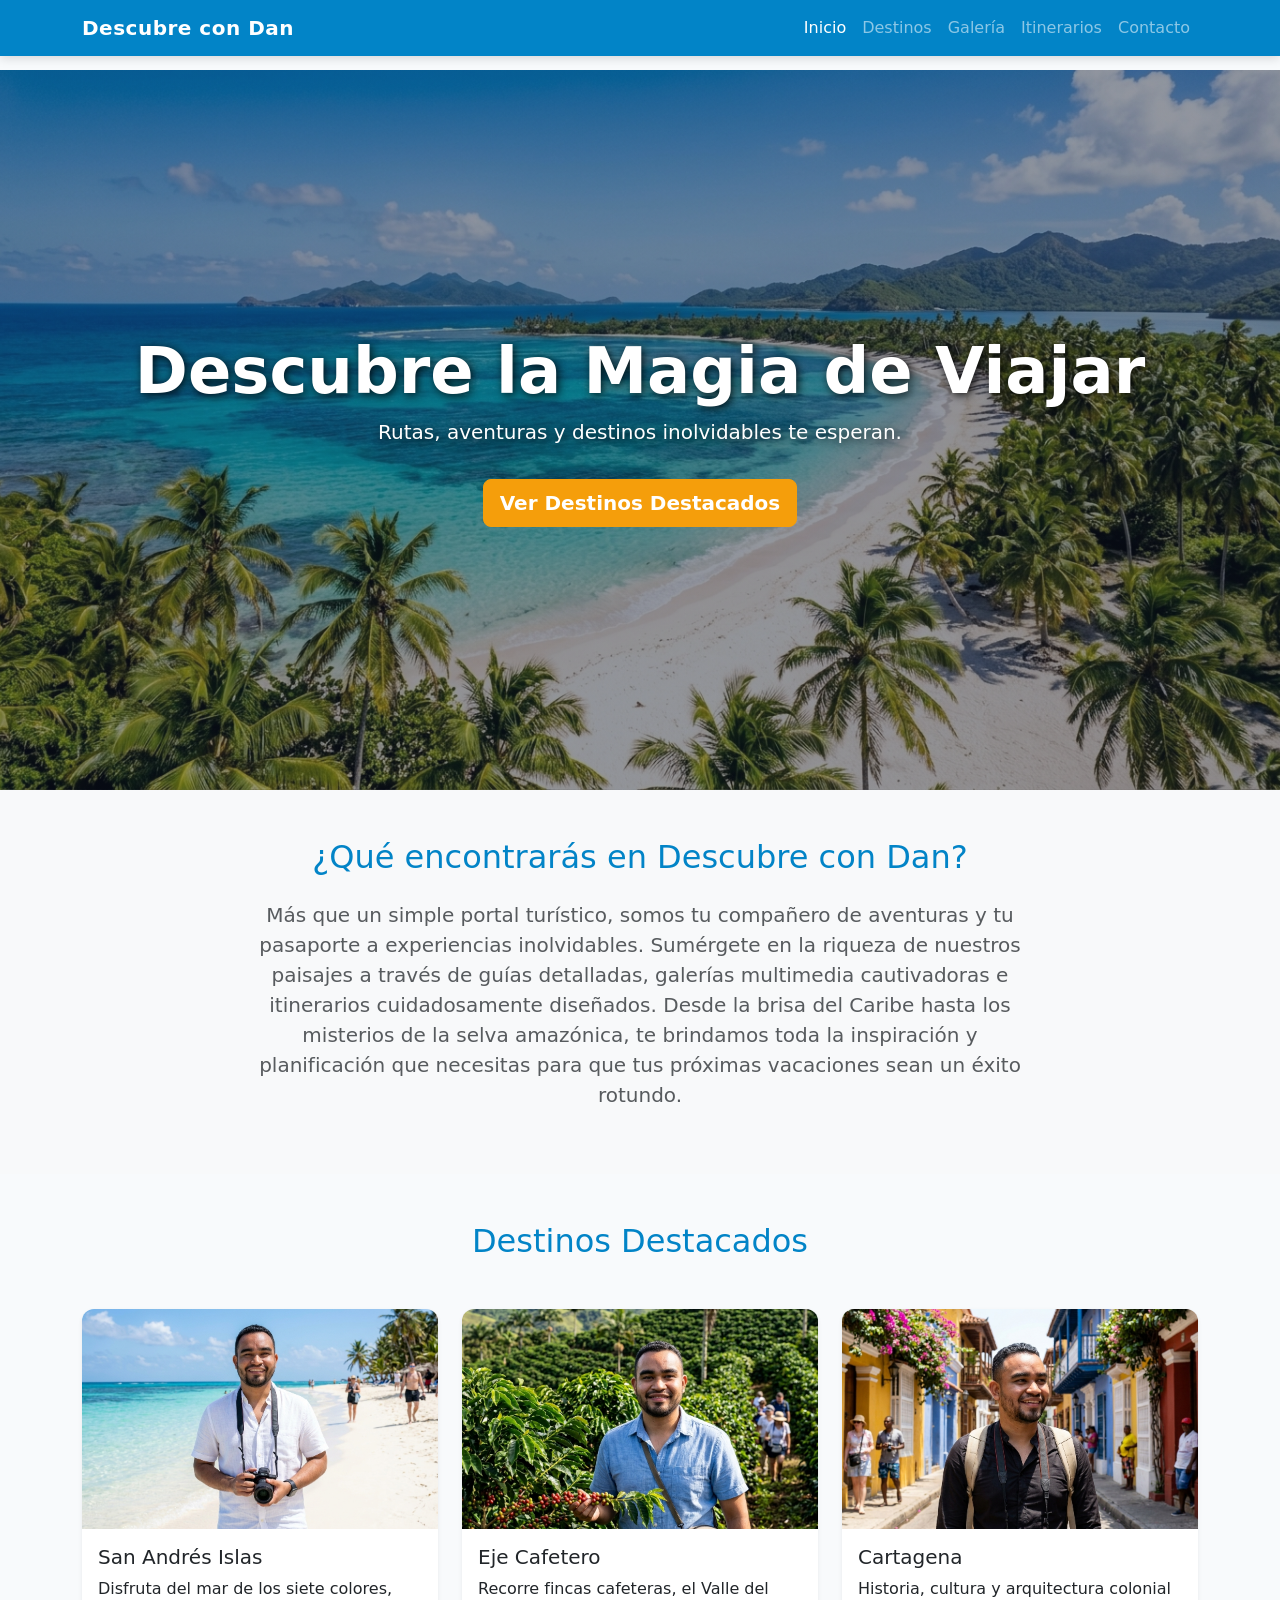
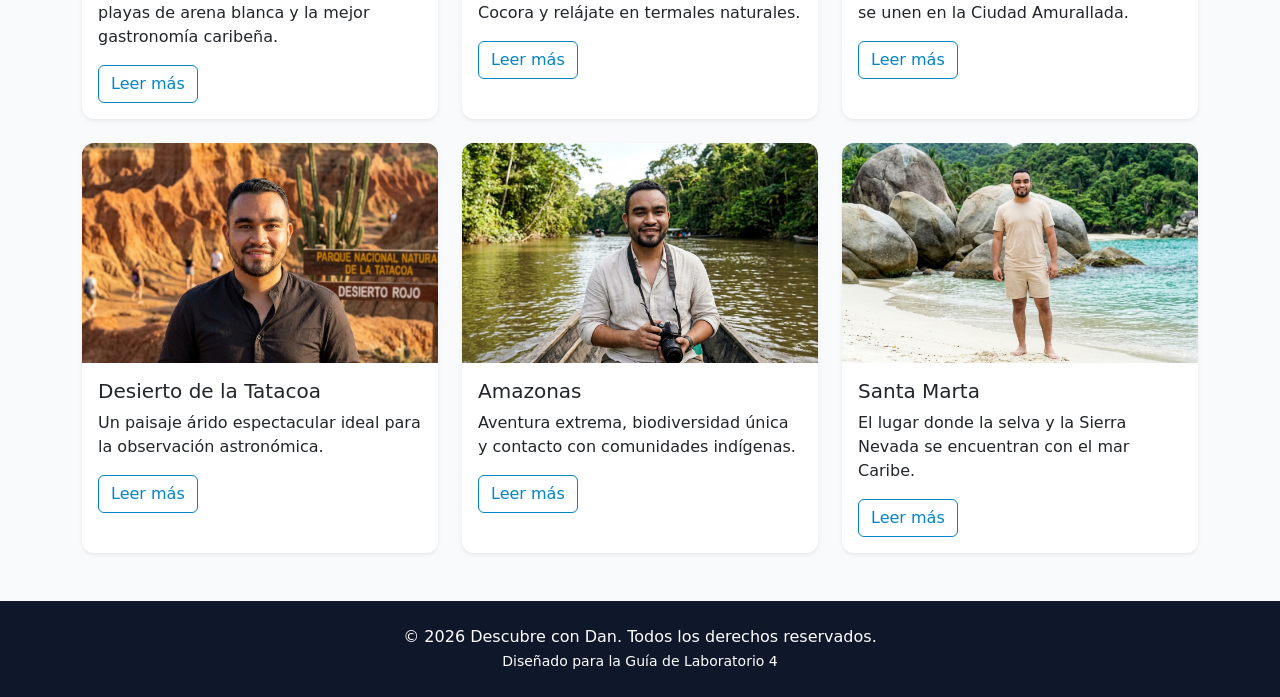
<file: index.html>
<!DOCTYPE html>
<html lang="es">
<head>
    <meta charset="UTF-8">
    <meta name="viewport" content="width=device-width, initial-scale=1.0">
    <meta name="description" content="Descubre los mejores destinos turísticos, rutas ecológicas y planes de aventura en Colombia.">
    <meta name="keywords" content="turismo, viajes, colombia, rutas, aventura, destinos">
    <meta name="author" content="Tu Nombre">
    <meta property="og:title" content="Portal Turístico | Descubre tu próximo destino">
    <meta property="og:description" content="Explora rutas, itinerarios y galerías de los lugares más hermosos.">
    <meta property="og:type" content="website">
    <title>Descubre con Dan | Tu Portal Turístico</title>
    <link href="https://cdn.jsdelivr.net/npm/bootstrap@5.3.2/dist/css/bootstrap.min.css" rel="stylesheet">
    <link rel="stylesheet" href="css/style.css">
</head>
<body>
    <header>
        <nav class="navbar navbar-expand-lg navbar-dark fixed-top" style="background-color: var(--color-primario);">
            <div class="container">
                <a class="navbar-brand fw-bold" href="index.html">Descubre con Dan</a>
                <button class="navbar-toggler" type="button" data-bs-toggle="collapse" data-bs-target="#navbarNav">
                    <span class="navbar-toggler-icon"></span>
                </button>
                <div class="collapse navbar-collapse" id="navbarNav">
                    <ul class="navbar-nav ms-auto">
                        <li class="nav-item"><a class="nav-link active" href="index.html">Inicio</a></li>
                        <li class="nav-item"><a class="nav-link" href="informacion.html">Destinos</a></li>
                        <li class="nav-item"><a class="nav-link" href="galeria.html">Galería</a></li>
                        <li class="nav-item"><a class="nav-link" href="tabla.html">Itinerarios</a></li>
                        <li class="nav-item"><a class="nav-link" href="contacto.html">Contacto</a></li>
                    </ul>
                </div>
            </div>
        </nav>
    </header>
    <main>
        <section id="hero" class="d-flex align-items-center text-center text-white">
            <div class="container">
                <h1 class="display-3 fw-bold shadow-text">Descubre la Magia de Viajar</h1>
                <p class="lead shadow-text">Rutas, aventuras y destinos inolvidables te esperan.</p>
                <a href="#destinos" class="btn btn-warning btn-lg mt-3">Ver Destinos Destacados</a>
            </div>
        </section>
<section id="resumen" class="py-5 text-center bg-light">
            <div class="container">
                <h2 class="mb-4">¿Qué encontrarás en Descubre con Dan?</h2>
                <p class="lead text-muted mx-auto" style="max-width: 800px;">
                    Más que un simple portal turístico, somos tu compañero de aventuras y tu pasaporte a experiencias inolvidables. Sumérgete en la riqueza de nuestros paisajes a través de guías detalladas, galerías multimedia cautivadoras e itinerarios cuidadosamente diseñados. Desde la brisa del Caribe hasta los misterios de la selva amazónica, te brindamos toda la inspiración y planificación que necesitas para que tus próximas vacaciones sean un éxito rotundo.
                </p>
            </div>
        </section>
        <section id="destinos" class="py-5">
            <div class="container">
                <h2 class="text-center mb-5">Destinos Destacados</h2>
                <div class="row g-4">
                    <div class="col-md-4">
                        <div class="card h-100 shadow-sm">
                            <img src="img/san-andres.jpg" class="card-img-top" alt="Playa paradisíaca en San Andrés">
                            <div class="card-body">
                                <h5 class="card-title">San Andrés Islas</h5>
                                <p class="card-text">Disfruta del mar de los siete colores, playas de arena blanca y la mejor gastronomía caribeña.</p>
                                <a href="informacion.html" class="btn btn-outline-primary">Leer más</a>
                            </div>
                        </div>
                    </div>
                    <div class="col-md-4">
                        <div class="card h-100 shadow-sm">
                            <img src="img/eje-cafetero.jpg" class="card-img-top" alt="Vista de las montañas en el Eje Cafetero">
                            <div class="card-body">
                                <h5 class="card-title">Eje Cafetero</h5>
                                <p class="card-text">Recorre fincas cafeteras, el Valle del Cocora y relájate en termales naturales.</p>
                                <a href="informacion.html" class="btn btn-outline-primary">Leer más</a>
                            </div>
                        </div>
                    </div>
                    <div class="col-md-4">
                        <div class="card h-100 shadow-sm">
                            <img src="img/cartagena.jpg" class="card-img-top" alt="Ciudad amurallada de Cartagena">
                            <div class="card-body">
                                <h5 class="card-title">Cartagena</h5>
                                <p class="card-text">Historia, cultura y arquitectura colonial se unen en la Ciudad Amurallada.</p>
                                <a href="informacion.html" class="btn btn-outline-primary">Leer más</a>
                            </div>
                        </div>
                    </div>
                    <div class="col-md-4">
                        <div class="card h-100 shadow-sm">
                            <img src="img/tatacoa.jpg" class="card-img-top" alt="Desierto de la Tatacoa">
                            <div class="card-body">
                                <h5 class="card-title">Desierto de la Tatacoa</h5>
                                <p class="card-text">Un paisaje árido espectacular ideal para la observación astronómica.</p>
                                <a href="informacion.html" class="btn btn-outline-primary">Leer más</a>
                            </div>
                        </div>
                    </div>
                    <div class="col-md-4">
                        <div class="card h-100 shadow-sm">
                            <img src="img/amazonas.jpg" class="card-img-top" alt="Selva amazónica en Leticia">
                            <div class="card-body">
                                <h5 class="card-title">Amazonas</h5>
                                <p class="card-text">Aventura extrema, biodiversidad única y contacto con comunidades indígenas.</p>
                                <a href="informacion.html" class="btn btn-outline-primary">Leer más</a>
                            </div>
                        </div>
                    </div>
                    <div class="col-md-4">
                        <div class="card h-100 shadow-sm">
                            <img src="img/santa-marta.jpg" class="card-img-top" alt="Parque Tayrona en Santa Marta">
                            <div class="card-body">
                                <h5 class="card-title">Santa Marta</h5>
                                <p class="card-text">El lugar donde la selva y la Sierra Nevada se encuentran con el mar Caribe.</p>
                                <a href="informacion.html" class="btn btn-outline-primary">Leer más</a>
                            </div>
                        </div>
                    </div>
                </div>
            </div>
        </section>
    </main>
    <footer class="text-white py-4 mt-auto" style="background-color: var(--color-oscuro);">
        <div class="container text-center">
            <p class="mb-0">&copy; 2026 Descubre con Dan. Todos los derechos reservados.</p>
            <small>Diseñado para la Guía de Laboratorio 4</small>
        </div>
    </footer>
    <script src="https://cdn.jsdelivr.net/npm/bootstrap@5.3.2/dist/js/bootstrap.bundle.min.js"></script>
    <script src="js/script.js"></script>
</body>
</html>
</file>
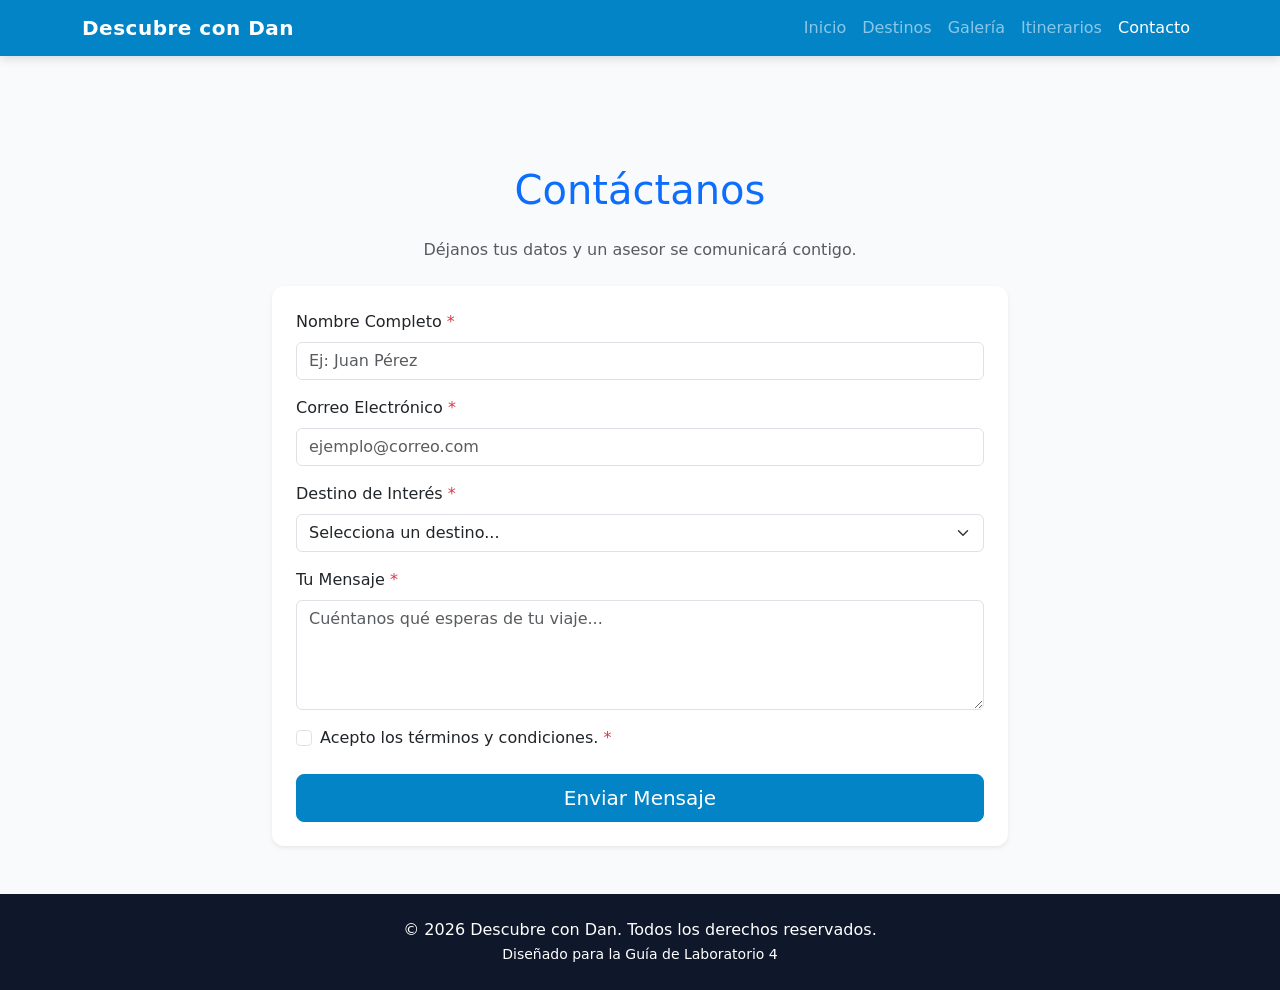
<file: contacto.html>
<!DOCTYPE html>
<html lang="es">
<head>
    <meta charset="UTF-8">
    <meta name="viewport" content="width=device-width, initial-scale=1.0">
    <meta name="description" content="Contacta con Descubre con Dan para planear tus próximas vacaciones.">
    <meta name="author" content="Tu Nombre">
    <title>Contacto | Descubre con Dan</title>
    <link href="https://cdn.jsdelivr.net/npm/bootstrap@5.3.2/dist/css/bootstrap.min.css" rel="stylesheet">
    <link rel="stylesheet" href="css/style.css">
</head>
<body>
    <header>
        <nav class="navbar navbar-expand-lg navbar-dark fixed-top" style="background-color: var(--color-primario);">
            <div class="container">
                <a class="navbar-brand fw-bold" href="index.html">Descubre con Dan</a>
                <button class="navbar-toggler" type="button" data-bs-toggle="collapse" data-bs-target="#navbarNav">
                    <span class="navbar-toggler-icon"></span>
                </button>
                <div class="collapse navbar-collapse" id="navbarNav">
                    <ul class="navbar-nav ms-auto">
                        <li class="nav-item"><a class="nav-link" href="index.html">Inicio</a></li>
                        <li class="nav-item"><a class="nav-link" href="informacion.html">Destinos</a></li>
                        <li class="nav-item"><a class="nav-link" href="galeria.html">Galería</a></li>
                        <li class="nav-item"><a class="nav-link" href="tabla.html">Itinerarios</a></li>
                        <li class="nav-item"><a class="nav-link active" href="contacto.html">Contacto</a></li>
                    </ul>
                </div>
            </div>
        </nav>
    </header>
    <main class="container py-5 mt-5">
        <div class="row justify-content-center">
            <div class="col-lg-8">
                <h1 class="mb-4 text-primary text-center">Contáctanos</h1>
                <p class="text-center text-muted mb-4">Déjanos tus datos y un asesor se comunicará contigo.</p>
                <div class="card shadow-sm p-4">
                    <form id="formContacto">
                        <div id="mensajeExito" class="alert alert-success d-none text-center" role="alert">
                            ¡Mensaje enviado con éxito! Nos pondremos en contacto pronto.
                        </div>
                        <div class="mb-3">
                            <label for="txtNombre" class="form-label">Nombre Completo <span class="text-danger">*</span></label>
                            <input type="text" class="form-control" id="txtNombre" placeholder="Ej: Juan Pérez">
                            <div id="errorNombre" class="text-danger small d-none mt-1">El nombre debe tener mínimo 3 caracteres.</div>
                        </div>
                        <div class="mb-3">
                            <label for="txtEmail" class="form-label">Correo Electrónico <span class="text-danger">*</span></label>
                            <input type="email" class="form-control" id="txtEmail" placeholder="ejemplo@correo.com">
                            <div id="errorEmail" class="text-danger small d-none mt-1">Ingresa un correo electrónico válido.</div>
                        </div>
                        <div class="mb-3">
                            <label for="cbDestino" class="form-label">Destino de Interés <span class="text-danger">*</span></label>
                            <select class="form-select" id="cbDestino">
                                <option value="">Selecciona un destino...</option>
                                <option value="San Andrés">San Andrés</option>
                                <option value="Eje Cafetero">Eje Cafetero</option>
                                <option value="Cartagena">Cartagena</option>
                                <option value="Amazonas">Amazonas</option>
                            </select>
                            <div id="errorDestino" class="text-danger small d-none mt-1">Debes seleccionar un destino de interés.</div>
                        </div>
                        <div class="mb-3">
                            <label for="txtMensaje" class="form-label">Tu Mensaje <span class="text-danger">*</span></label>
                            <textarea class="form-control" id="txtMensaje" rows="4" placeholder="Cuéntanos qué esperas de tu viaje..."></textarea>
                            <div id="errorMensaje" class="text-danger small d-none mt-1">El mensaje debe tener mínimo 20 caracteres.</div>
                        </div>
                        <div class="form-check mb-4">
                            <input class="form-check-input" type="checkbox" id="chkTerminos">
                            <label class="form-check-label" for="chkTerminos">
                                Acepto los términos y condiciones. <span class="text-danger">*</span>
                            </label>
                            <div id="errorTerminos" class="text-danger small d-none mt-1">Debes aceptar los términos y condiciones.</div>
                        </div>
                        <div class="d-grid">
                            <button type="submit" class="btn btn-primary btn-lg">Enviar Mensaje</button>
                        </div>
                    </form>
                </div>
            </div>
        </div>
    </main>
    <footer class="text-white py-4 mt-auto" style="background-color: var(--color-oscuro);">
        <div class="container text-center">
            <p class="mb-0">&copy; 2026 Descubre con Dan. Todos los derechos reservados.</p>
            <small>Diseñado para la Guía de Laboratorio 4</small>
        </div>
    </footer>
    <script src="https://cdn.jsdelivr.net/npm/bootstrap@5.3.2/dist/js/bootstrap.bundle.min.js"></script>
    <script src="js/script.js"></script>
</body>
</html>
</file>
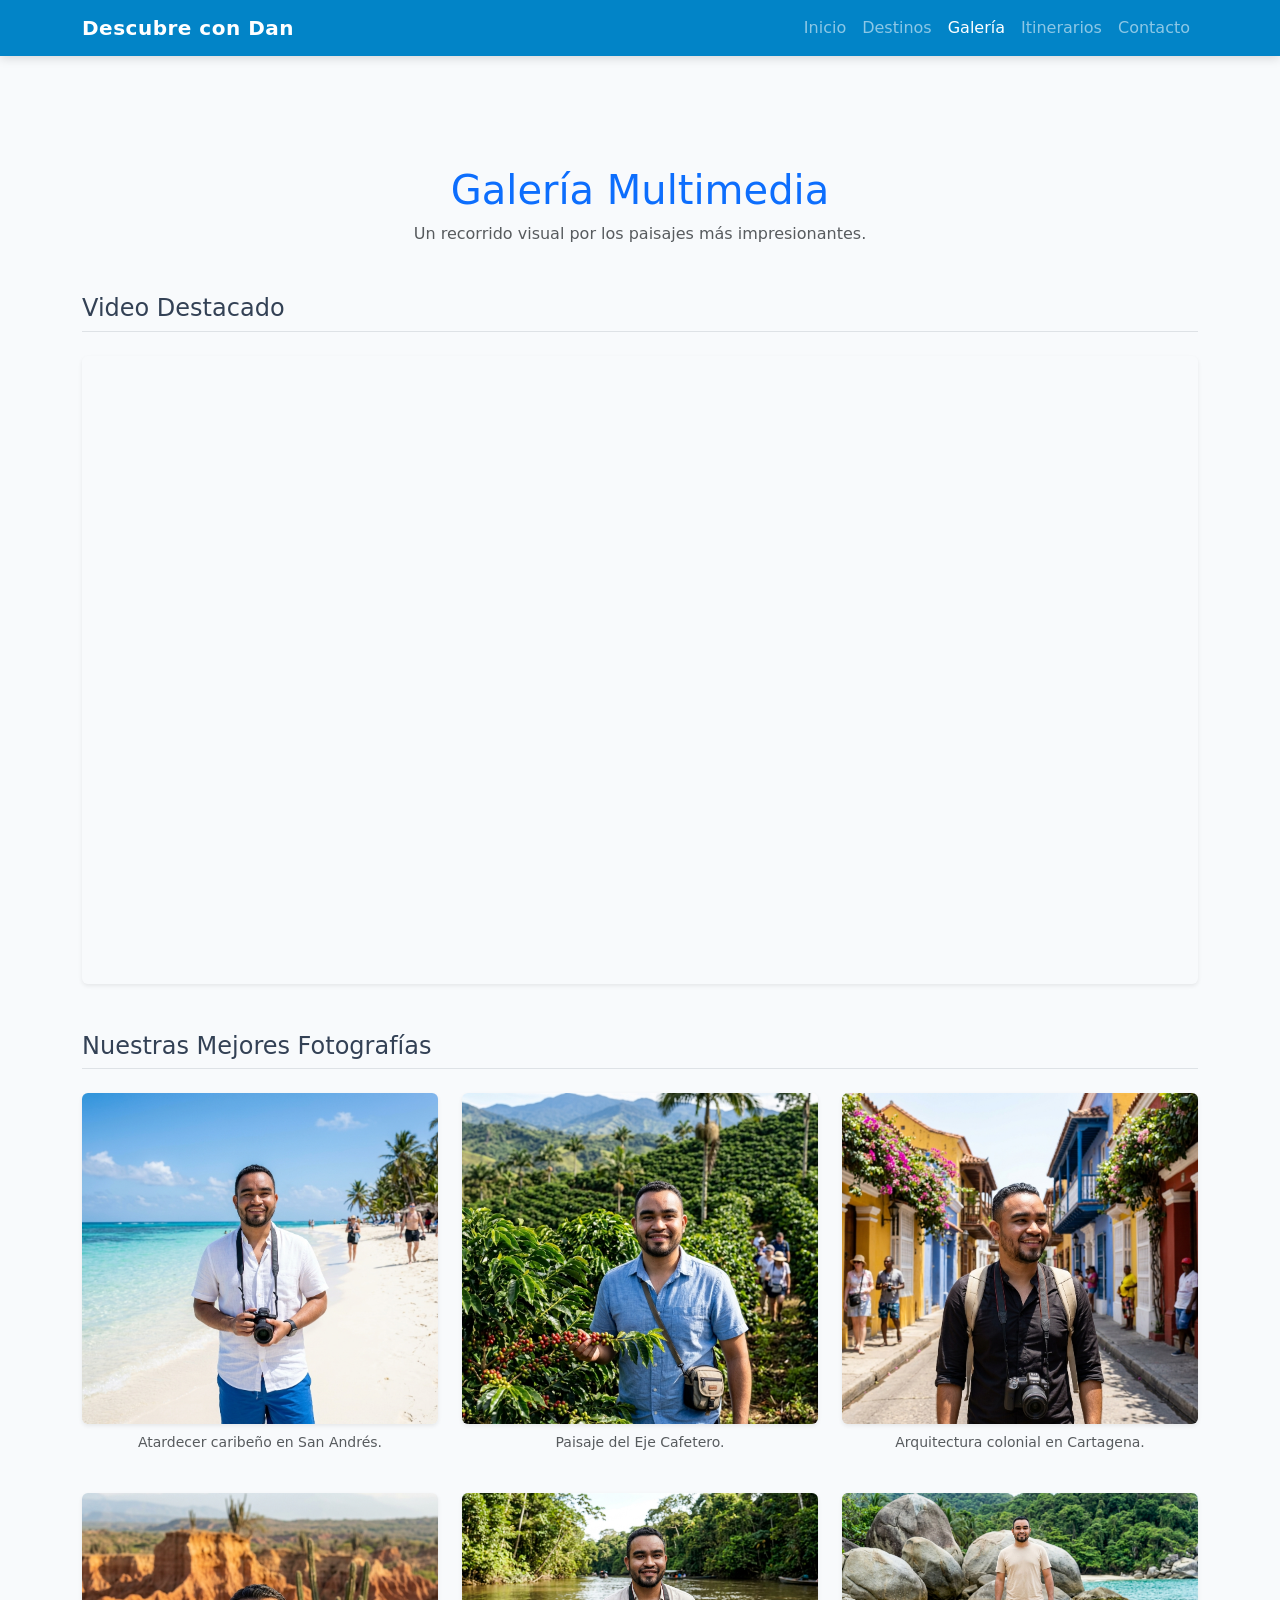
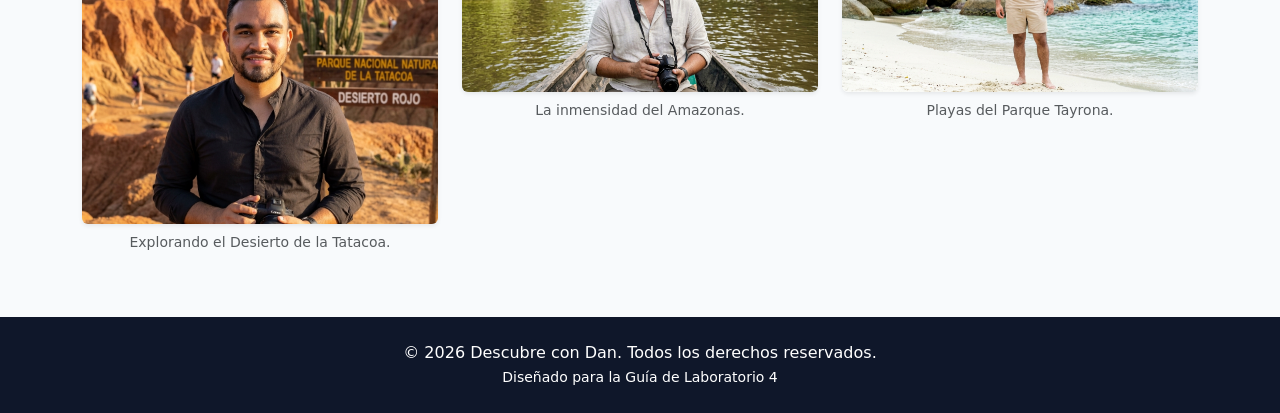
<file: galeria.html>
<!DOCTYPE html>
<html lang="es">
<head>
    <meta charset="UTF-8">
    <meta name="viewport" content="width=device-width, initial-scale=1.0">
    <meta name="description" content="Galería multimedia con las mejores fotos y videos.">
    <meta name="author" content="Tu Nombre">
    <meta property="og:title" content="Galería | Descubre con Dan">
    <meta property="og:description" content="Explora visualmente la belleza de nuestros destinos.">
    <title>Galería | Descubre con Dan</title>
    <link href="https://cdn.jsdelivr.net/npm/bootstrap@5.3.2/dist/css/bootstrap.min.css" rel="stylesheet">
    <link rel="stylesheet" href="css/style.css">
</head>
<body>
    <header>
        <nav class="navbar navbar-expand-lg navbar-dark fixed-top" style="background-color: var(--color-primario);">
            <div class="container">
                <a class="navbar-brand fw-bold" href="index.html">Descubre con Dan</a>
                <button class="navbar-toggler" type="button" data-bs-toggle="collapse" data-bs-target="#navbarNav">
                    <span class="navbar-toggler-icon"></span>
                </button>
                <div class="collapse navbar-collapse" id="navbarNav">
                    <ul class="navbar-nav ms-auto">
                        <li class="nav-item"><a class="nav-link" href="index.html">Inicio</a></li>
                        <li class="nav-item"><a class="nav-link" href="informacion.html">Destinos</a></li>
                        <li class="nav-item"><a class="nav-link active" href="galeria.html">Galería</a></li>
                        <li class="nav-item"><a class="nav-link" href="tabla.html">Itinerarios</a></li>
                        <li class="nav-item"><a class="nav-link" href="contacto.html">Contacto</a></li>
                    </ul>
                </div>
            </div>
        </nav>
    </header>
    <main class="container py-5 mt-5">
        <h1 class="text-center mb-2 text-primary">Galería Multimedia</h1>
        <p class="text-center text-muted mb-5">Un recorrido visual por los paisajes más impresionantes.</p>
        
        <section class="mb-5">
            <h2 class="h4 mb-4 border-bottom pb-2">Video Destacado</h2>
            <div class="ratio ratio-16x9 shadow-sm rounded overflow-hidden">
                <iframe width="560" height="315" src="https://www.youtube.com/embed/g55HrxQNeec?si=zzp6TOB_9WxtCyD2" title="YouTube video player" frameborder="0" allow="accelerometer; autoplay; clipboard-write; encrypted-media; gyroscope; picture-in-picture; web-share" referrerpolicy="strict-origin-when-cross-origin" allowfullscreen></iframe>
            </div>
        </section>
        <section>
            <h2 class="h4 mb-4 border-bottom pb-2">Nuestras Mejores Fotografías</h2>
            <div class="row g-4">
                <div class="col-sm-6 col-md-4">
                    <figure class="figure w-100">
                        <img src="img/san-andres.jpg" class="figure-img img-fluid rounded shadow-sm w-100" alt="Playa de San Andrés">
                        <figcaption class="figure-caption text-center">Atardecer caribeño en San Andrés.</figcaption>
                    </figure>
                </div>
                <div class="col-sm-6 col-md-4">
                    <figure class="figure w-100">
                        <img src="img/eje-cafetero.jpg" class="figure-img img-fluid rounded shadow-sm w-100" alt="Valle del Cocora">
                        <figcaption class="figure-caption text-center">Paisaje del Eje Cafetero.</figcaption>
                    </figure>
                </div>
                <div class="col-sm-6 col-md-4">
                    <figure class="figure w-100">
                        <img src="img/cartagena.jpg" class="figure-img img-fluid rounded shadow-sm w-100" alt="Calles de Cartagena">
                        <figcaption class="figure-caption text-center">Arquitectura colonial en Cartagena.</figcaption>
                    </figure>
                </div>
                <div class="col-sm-6 col-md-4">
                    <figure class="figure w-100">
                        <img src="img/tatacoa.jpg" class="figure-img img-fluid rounded shadow-sm w-100" alt="Desierto de la Tatacoa">
                        <figcaption class="figure-caption text-center">Explorando el Desierto de la Tatacoa.</figcaption>
                    </figure>
                </div>
                <div class="col-sm-6 col-md-4">
                    <figure class="figure w-100">
                        <img src="img/amazonas.jpg" class="figure-img img-fluid rounded shadow-sm w-100" alt="Río Amazonas">
                        <figcaption class="figure-caption text-center">La inmensidad del Amazonas.</figcaption>
                    </figure>
                </div>
                <div class="col-sm-6 col-md-4">
                    <figure class="figure w-100">
                        <img src="img/santa-marta.jpg" class="figure-img img-fluid rounded shadow-sm w-100" alt="Parque Tayrona">
                        <figcaption class="figure-caption text-center">Playas del Parque Tayrona.</figcaption>
                    </figure>
                </div>
            </div>
        </section>
    </main>
    <footer class="text-white py-4 mt-auto" style="background-color: var(--color-oscuro);">
        <div class="container text-center">
            <p class="mb-0">&copy; 2026 Descubre con Dan. Todos los derechos reservados.</p>
            <small>Diseñado para la Guía de Laboratorio 4</small>
        </div>
    </footer>
    <script src="https://cdn.jsdelivr.net/npm/bootstrap@5.3.2/dist/js/bootstrap.bundle.min.js"></script>
</body>
</html>
</file>
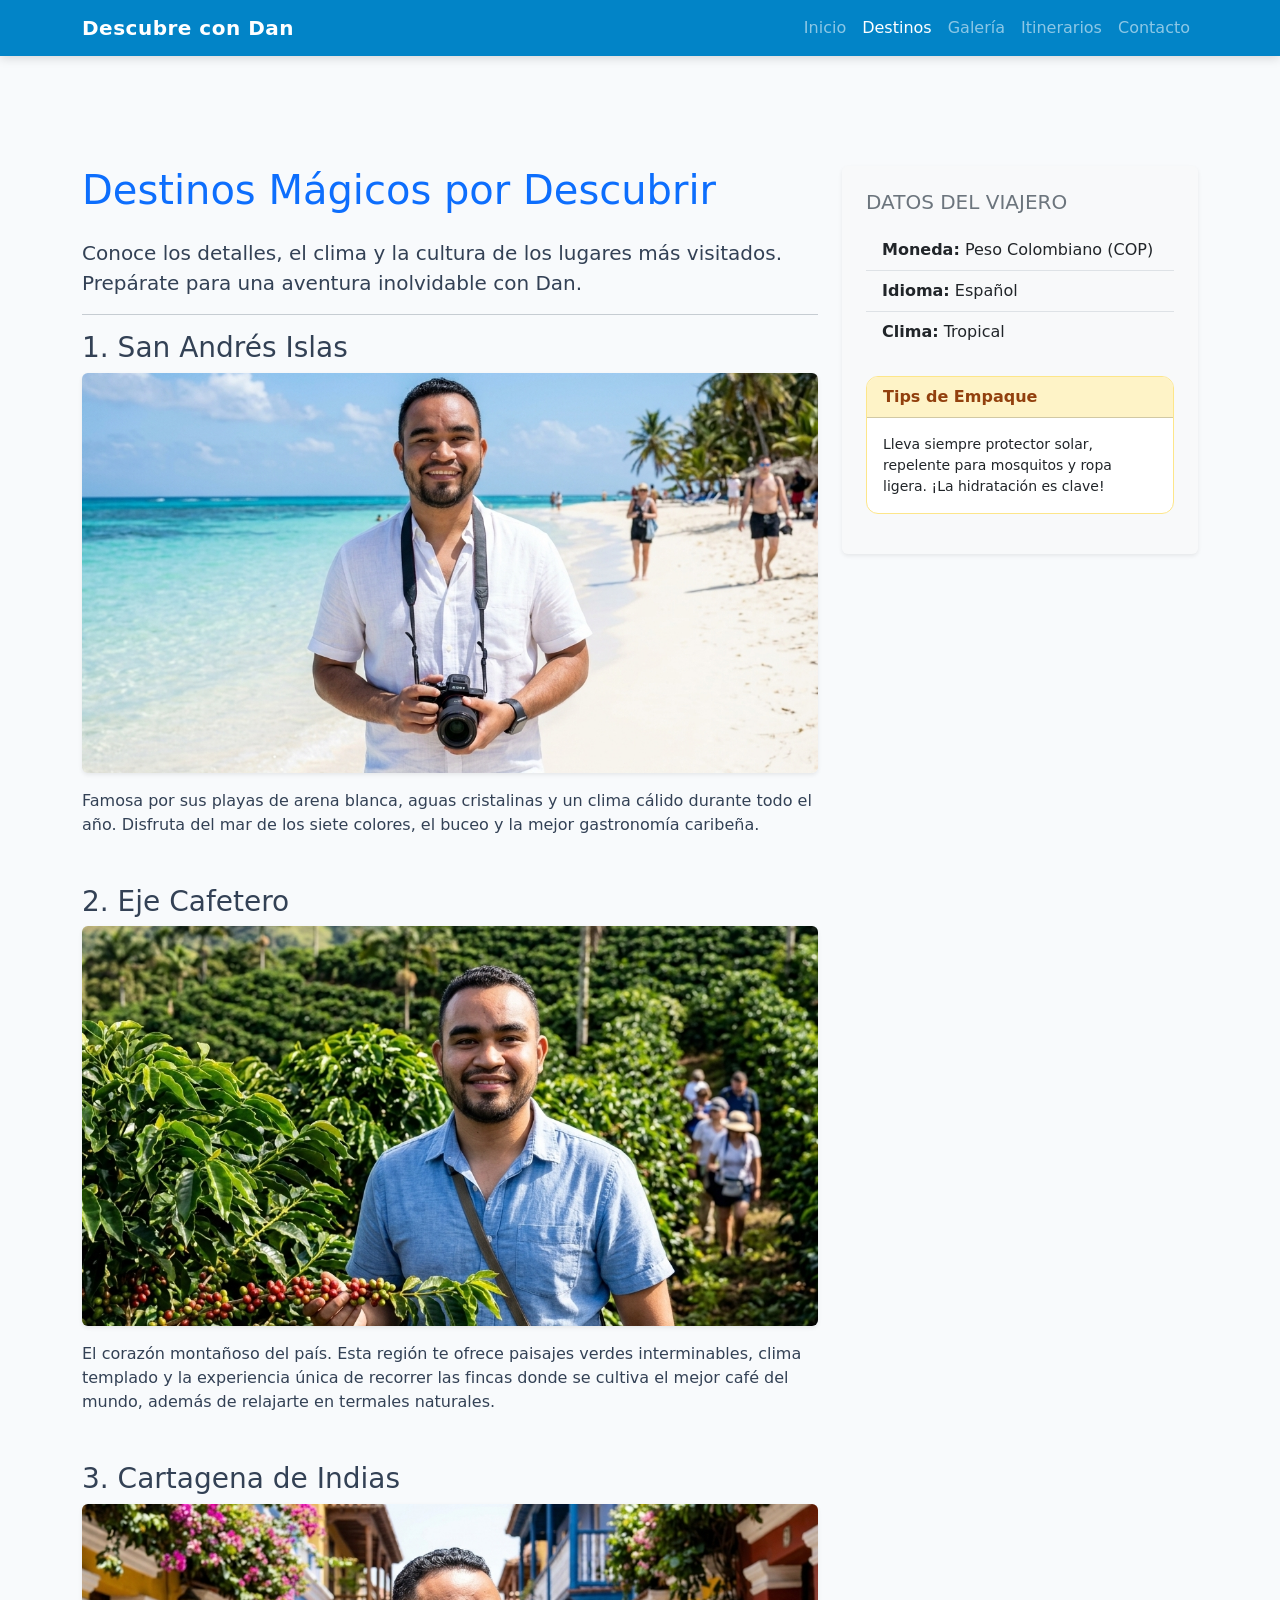
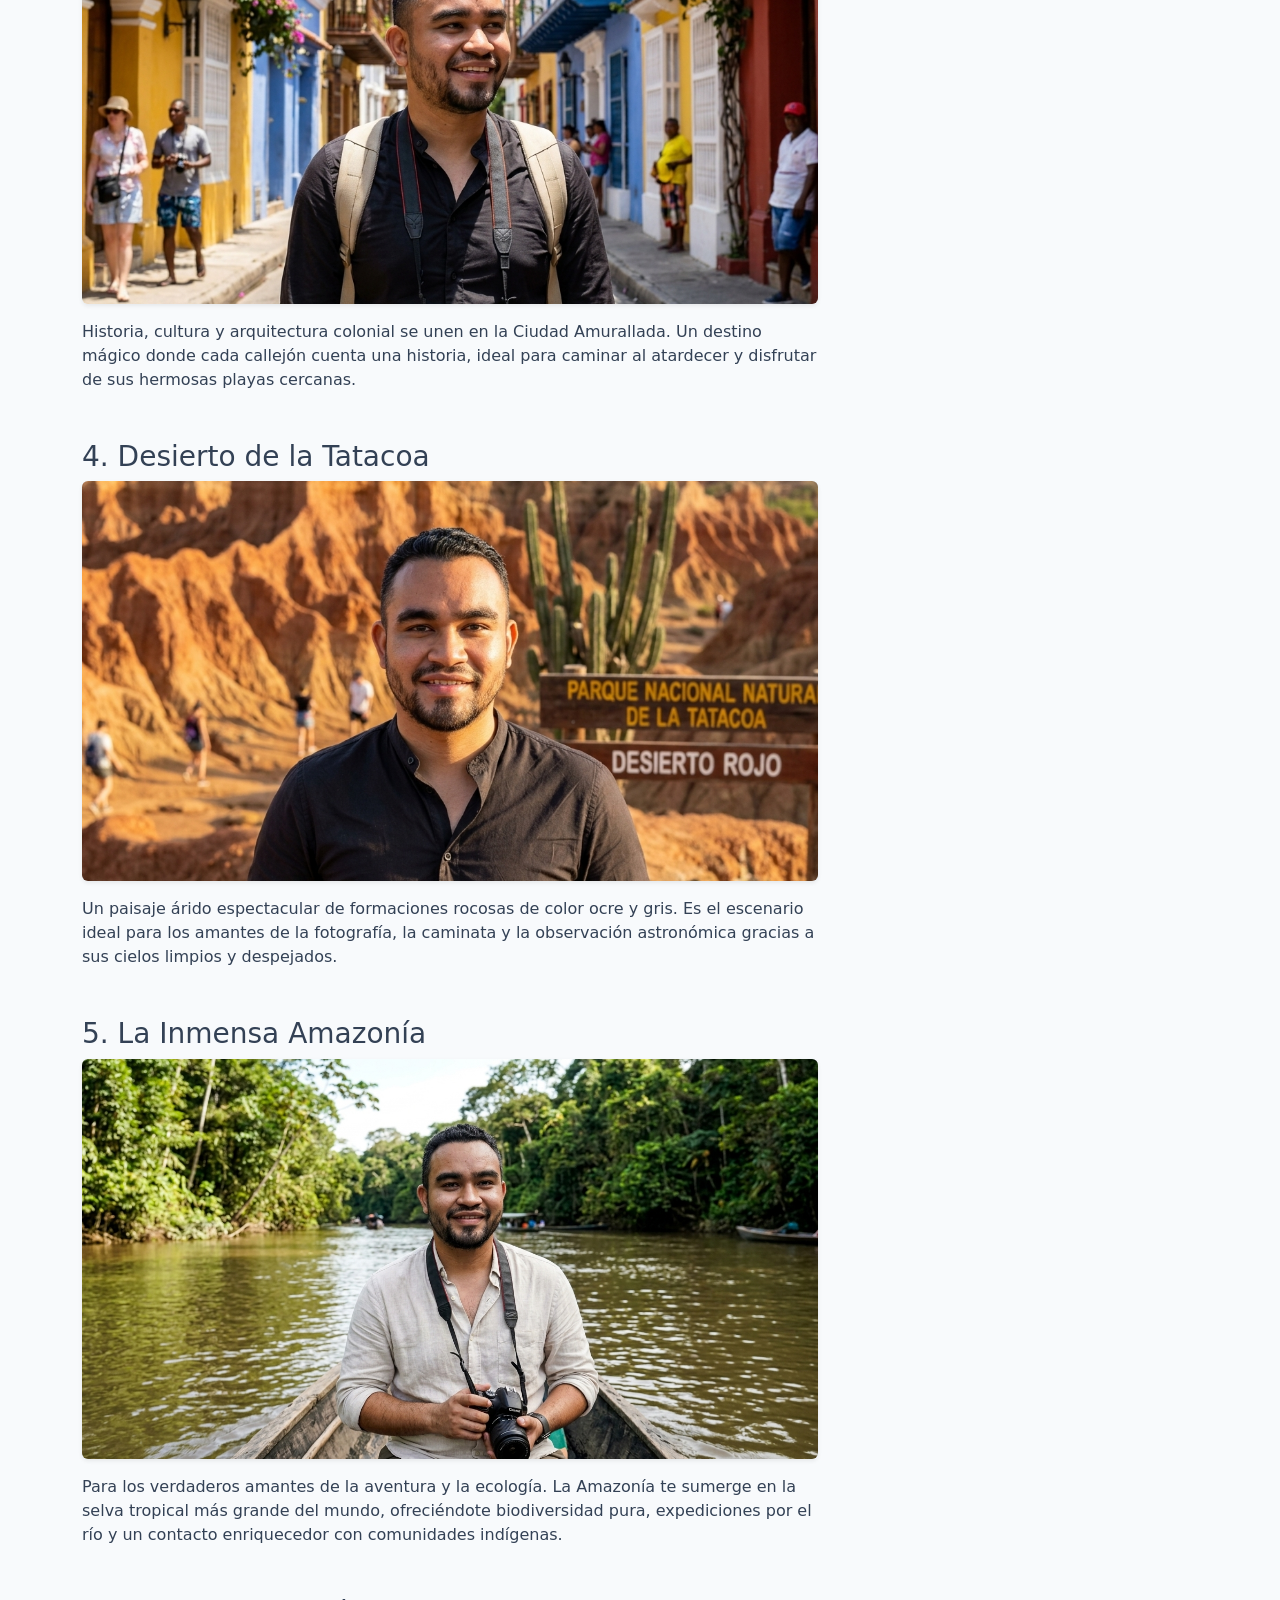
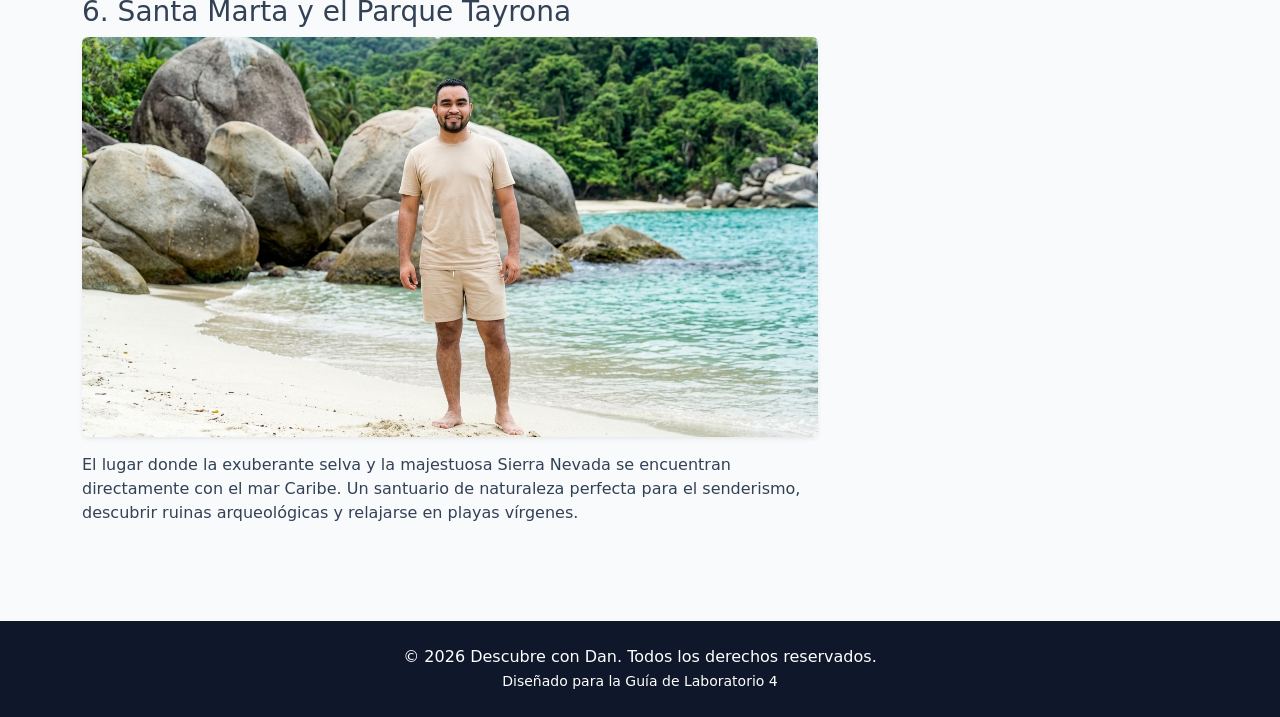
<file: informacion.html>
<!DOCTYPE html>
<html lang="es">
<head>
    <meta charset="UTF-8">
    <meta name="viewport" content="width=device-width, initial-scale=1.0">
    <meta name="description" content="Información detallada sobre las regiones y destinos turísticos.">
    <meta name="author" content="Tu Nombre">
    <title>Destinos | Descubre con Dan</title>
    <link href="https://cdn.jsdelivr.net/npm/bootstrap@5.3.2/dist/css/bootstrap.min.css" rel="stylesheet">
    <link rel="stylesheet" href="css/style.css">
</head>
<body>
    <header>
        <nav class="navbar navbar-expand-lg navbar-dark fixed-top" style="background-color: var(--color-primario);">
            <div class="container">
                <a class="navbar-brand fw-bold" href="index.html">Descubre con Dan</a>
                <button class="navbar-toggler" type="button" data-bs-toggle="collapse" data-bs-target="#navbarNav">
                    <span class="navbar-toggler-icon"></span>
                </button>
                <div class="collapse navbar-collapse" id="navbarNav">
                    <ul class="navbar-nav ms-auto">
                        <li class="nav-item"><a class="nav-link" href="index.html">Inicio</a></li>
                        <li class="nav-item"><a class="nav-link active" href="informacion.html">Destinos</a></li>
                        <li class="nav-item"><a class="nav-link" href="galeria.html">Galería</a></li>
                        <li class="nav-item"><a class="nav-link" href="tabla.html">Itinerarios</a></li>
                        <li class="nav-item"><a class="nav-link" href="contacto.html">Contacto</a></li>
                    </ul>
                </div>
            </div>
        </nav>
    </header>
    <main class="container py-5 mt-5">
        <div class="row">
            <div class="col-lg-8">
<article>
                    <h1 class="mb-4 text-primary">Destinos Mágicos por Descubrir</h1>
                    <p class="lead">Conoce los detalles, el clima y la cultura de los lugares más visitados. Prepárate para una aventura inolvidable con Dan.</p>
                    <hr>
                    
                    <section id="destino-san-andres" class="mb-5">
                        <h2 class="h3">1. San Andrés Islas</h2>
                        <img src="img/san-andres.jpg" alt="Playa del Caribe" class="img-fluid rounded mb-3 shadow-sm w-100" style="height: 400px; object-fit: cover;">
                        <p>Famosa por sus playas de arena blanca, aguas cristalinas y un clima cálido durante todo el año. Disfruta del mar de los siete colores, el buceo y la mejor gastronomía caribeña.</p>
                    </section>

                    <section id="destino-eje-cafetero" class="mb-5">
                        <h2 class="h3">2. Eje Cafetero</h2>
                        <img src="img/eje-cafetero.jpg" alt="Montañas de los Andes" class="img-fluid rounded mb-3 shadow-sm w-100" style="height: 400px; object-fit: cover;">
                        <p>El corazón montañoso del país. Esta región te ofrece paisajes verdes interminables, clima templado y la experiencia única de recorrer las fincas donde se cultiva el mejor café del mundo, además de relajarte en termales naturales.</p>
                    </section>
                    
                    <section id="destino-cartagena" class="mb-5">
                        <h2 class="h3">3. Cartagena de Indias</h2>
                        <img src="img/cartagena.jpg" alt="Cartagena" class="img-fluid rounded mb-3 shadow-sm w-100" style="height: 400px; object-fit: cover;">
                        <p>Historia, cultura y arquitectura colonial se unen en la Ciudad Amurallada. Un destino mágico donde cada callejón cuenta una historia, ideal para caminar al atardecer y disfrutar de sus hermosas playas cercanas.</p>
                    </section>
                    
                    <section id="destino-tatacoa" class="mb-5">
                        <h2 class="h3">4. Desierto de la Tatacoa</h2>
                        <img src="img/tatacoa.jpg" alt="Desierto de la Tatacoa" class="img-fluid rounded mb-3 shadow-sm w-100" style="height: 400px; object-fit: cover;">
                        <p>Un paisaje árido espectacular de formaciones rocosas de color ocre y gris. Es el escenario ideal para los amantes de la fotografía, la caminata y la observación astronómica gracias a sus cielos limpios y despejados.</p>
                    </section>

                    <section id="destino-amazonas" class="mb-5">
                        <h2 class="h3">5. La Inmensa Amazonía</h2>
                        <img src="img/amazonas.jpg" alt="Selva Amazónica" class="img-fluid rounded mb-3 shadow-sm w-100" style="height: 400px; object-fit: cover;">
                        <p>Para los verdaderos amantes de la aventura y la ecología. La Amazonía te sumerge en la selva tropical más grande del mundo, ofreciéndote biodiversidad pura, expediciones por el río y un contacto enriquecedor con comunidades indígenas.</p>
                    </section>
                    
                    <section id="destino-santa-marta" class="mb-5">
                        <h2 class="h3">6. Santa Marta y el Parque Tayrona</h2>
                        <img src="img/santa-marta.jpg" alt="Parque Tayrona" class="img-fluid rounded mb-3 shadow-sm w-100" style="height: 400px; object-fit: cover;">
                        <p>El lugar donde la exuberante selva y la majestuosa Sierra Nevada se encuentran directamente con el mar Caribe. Un santuario de naturaleza perfecta para el senderismo, descubrir ruinas arqueológicas y relajarse en playas vírgenes.</p>
                    </section>
                </article>
            </div>
            <div class="col-lg-4">
                <aside class="bg-light p-4 rounded shadow-sm sticky-top" style="top: 80px;">
                    <h3 class="h5 mb-3 text-uppercase text-secondary">Datos del Viajero</h3>
                    <ul class="list-group list-group-flush mb-4">
                        <li class="list-group-item bg-transparent"><strong>Moneda:</strong> Peso Colombiano (COP)</li>
                        <li class="list-group-item bg-transparent"><strong>Idioma:</strong> Español</li>
                        <li class="list-group-item bg-transparent"><strong>Clima:</strong> Tropical</li>
                    </ul>
                    <div class="card border-warning mb-3">
                        <div class="card-header bg-warning text-dark fw-bold">Tips de Empaque</div>
                        <div class="card-body">
                            <p class="card-text small">Lleva siempre protector solar, repelente para mosquitos y ropa ligera. ¡La hidratación es clave!</p>
                        </div>
                    </div>
                </aside>
            </div>
        </div>
    </main>
    <footer class="text-white py-4 mt-auto" style="background-color: var(--color-oscuro);">
        <div class="container text-center">
            <p class="mb-0">&copy; 2026 Descubre con Dan. Todos los derechos reservados.</p>
            <small>Diseñado para la Guía de Laboratorio 4</small>
        </div>
    </footer>
    <script src="https://cdn.jsdelivr.net/npm/bootstrap@5.3.2/dist/js/bootstrap.bundle.min.js"></script>
</body>
</html>
</file>
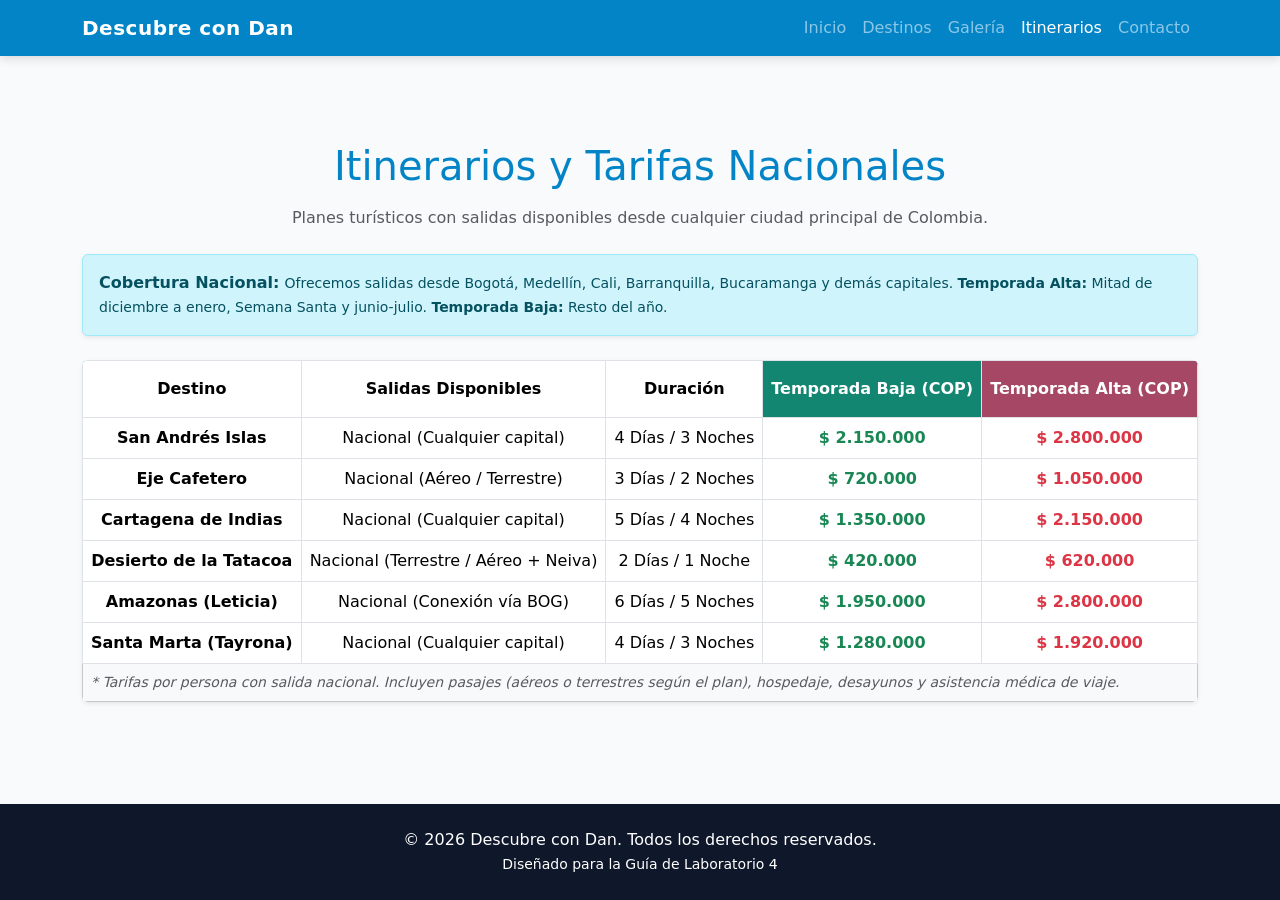
<file: tabla.html>
<!DOCTYPE html>
<html lang="es">
<head>
    <meta charset="UTF-8">
    <meta name="viewport" content="width=device-width, initial-scale=1.0">
    <meta name="description" content="Tarifas e itinerarios con cobertura nacional en Descubre con Dan.">
    <meta name="author" content="Tu Nombre">
    <title>Itinerarios | Descubre con Dan</title>
    <link href="https://cdn.jsdelivr.net/npm/bootstrap@5.3.2/dist/css/bootstrap.min.css" rel="stylesheet">
    <link rel="stylesheet" href="css/style.css">
</head>
<body>
    <header>
        <nav class="navbar navbar-expand-lg navbar-dark fixed-top">
            <div class="container">
                <a class="navbar-brand fw-bold" href="index.html">Descubre con Dan</a>
                <button class="navbar-toggler" type="button" data-bs-toggle="collapse" data-bs-target="#navbarNav">
                    <span class="navbar-toggler-icon"></span>
                </button>
                <div class="collapse navbar-collapse" id="navbarNav">
                    <ul class="navbar-nav ms-auto">
                        <li class="nav-item"><a class="nav-link" href="index.html">Inicio</a></li>
                        <li class="nav-item"><a class="nav-link" href="informacion.html">Destinos</a></li>
                        <li class="nav-item"><a class="nav-link" href="galeria.html">Galería</a></li>
                        <li class="nav-item"><a class="nav-link active" href="tabla.html">Itinerarios</a></li>
                        <li class="nav-item"><a class="nav-link" href="contacto.html">Contacto</a></li>
                    </ul>
                </div>
            </div>
        </nav>
    </header>
    <main class="container py-5 mt-4">
        <h1 class="mb-3 text-center">Itinerarios y Tarifas Nacionales</h1>
        <p class="text-center text-muted mb-4">Planes turísticos con salidas disponibles desde cualquier ciudad principal de Colombia.</p>

        <div class="alert alert-info d-flex align-items-center mb-4 shadow-sm" role="alert">
            <div>
                <strong>Cobertura Nacional:</strong> 
                <span class="small">
                    Ofrecemos salidas desde Bogotá, Medellín, Cali, Barranquilla, Bucaramanga y demás capitales. 
                    <strong>Temporada Alta:</strong> Mitad de diciembre a enero, Semana Santa y junio-julio. 
                    <strong>Temporada Baja:</strong> Resto del año.
                </span>
            </div>
        </div>

        <div class="table-responsive shadow-sm rounded">
            <table class="table table-hover table-bordered mb-0 text-center align-middle">
                <thead>
                    <tr style="background-color: var(--color-primario); color: #ffffff;">
                        <th class="py-3">Destino</th>
                        <th class="py-3">Salidas Disponibles</th>
                        <th class="py-3">Duración</th>
                        <th class="py-3 bg-success bg-opacity-75 text-white">Temporada Baja (COP)</th>
                        <th class="py-3 bg-danger bg-opacity-75 text-white">Temporada Alta (COP)</th>
                    </tr>
                </thead>
                <tbody>
                    <tr>
                        <td class="fw-bold">San Andrés Islas</td>
                        <td>Nacional (Cualquier capital)</td>
                        <td>4 Días / 3 Noches</td>
                        <td class="text-success fw-bold">$ 2.150.000</td>
                        <td class="text-danger fw-bold">$ 2.800.000</td>
                    </tr>
                    <tr>
                        <td class="fw-bold">Eje Cafetero</td>
                        <td>Nacional (Aéreo / Terrestre)</td>
                        <td>3 Días / 2 Noches</td>
                        <td class="text-success fw-bold">$ 720.000</td>
                        <td class="text-danger fw-bold">$ 1.050.000</td>
                    </tr>
                    <tr>
                        <td class="fw-bold">Cartagena de Indias</td>
                        <td>Nacional (Cualquier capital)</td>
                        <td>5 Días / 4 Noches</td>
                        <td class="text-success fw-bold">$ 1.350.000</td>
                        <td class="text-danger fw-bold">$ 2.150.000</td>
                    </tr>
                    <tr>
                        <td class="fw-bold">Desierto de la Tatacoa</td>
                        <td>Nacional (Terrestre / Aéreo + Neiva)</td>
                        <td>2 Días / 1 Noche</td>
                        <td class="text-success fw-bold">$ 420.000</td>
                        <td class="text-danger fw-bold">$ 620.000</td>
                    </tr>
                    <tr>
                        <td class="fw-bold">Amazonas (Leticia)</td>
                        <td>Nacional (Conexión vía BOG)</td>
                        <td>6 Días / 5 Noches</td>
                        <td class="text-success fw-bold">$ 1.950.000</td>
                        <td class="text-danger fw-bold">$ 2.800.000</td>
                    </tr>
                    <tr>
                        <td class="fw-bold">Santa Marta (Tayrona)</td>
                        <td>Nacional (Cualquier capital)</td>
                        <td>4 Días / 3 Noches</td>
                        <td class="text-success fw-bold">$ 1.280.000</td>
                        <td class="text-danger fw-bold">$ 1.920.000</td>
                    </tr>
                </tbody>
                <tfoot class="table-light">
                    <tr>
                        <td colspan="5" class="text-start fst-italic text-muted small">
                            * Tarifas por persona con salida nacional. Incluyen pasajes (aéreos o terrestres según el plan), hospedaje, desayunos y asistencia médica de viaje.
                        </td>
                    </tr>
                </tfoot>
            </table>
        </div>
    </main>
    <footer class="text-white py-4 mt-auto">
        <div class="container text-center">
            <p class="mb-0">&copy; 2026 Descubre con Dan. Todos los derechos reservados.</p>
            <small>Diseñado para la Guía de Laboratorio 4</small>
        </div>
    </footer>
    <script src="https://cdn.jsdelivr.net/npm/bootstrap@5.3.2/dist/js/bootstrap.bundle.min.js"></script>
</body>
</html>
</file>
<file: css/style.css>
:root {
    --color-primario: #0284c7;       /* Azul Océano Caribeño */
    --color-secundario: #0ea5e9;     /* Azul Turquesa */
    --color-acento: #f59e0b;         /* Dorado Cálido */
    --color-fondo: #f8fafc;          /* Blanco Suave */
    --color-oscuro: #0f172a;         /* Azul Noche */
    --fuente-principal: 'Segoe UI', system-ui, -apple-system, sans-serif;
}

body {
    font-family: var(--fuente-principal);
    padding-top: 70px;
    display: flex;
    flex-direction: column;
    min-height: 100vh;
    background-color: var(--color-fondo);
    color: #334155;
}

/* Títulos principales del contenido en azul */
main h1, main h2, main h3 {
    color: var(--color-primario);
}

/* Menú de navegación */
.navbar {
    background-color: var(--color-primario) !important;
    box-shadow: 0 2px 10px rgba(0,0,0,0.15);
}

.navbar-brand {
    font-weight: 700;
    letter-spacing: 0.5px;
}

/* Banner Principal (Hero) - Textos obligatoriamente Blancos */
#hero {
    background: linear-gradient(rgba(15, 23, 42, 0.45), rgba(15, 23, 42, 0.45)), url('../img/hero-bg.jpg') center/cover no-repeat;
    height: 80vh;
    min-height: 500px;
}

#hero h1, #hero p {
    color: #ffffff !important;
}

.shadow-text {
    text-shadow: 2px 2px 10px rgba(0, 0, 0, 0.85);
}

/* Espaciado para secciones */
#resumen {
    padding-top: 3rem !important;
    padding-bottom: 3rem !important;
}

/* Botones */
.btn-primary {
    background-color: var(--color-primario);
    border-color: var(--color-primario);
}

.btn-primary:hover {
    background-color: #0369a1;
    border-color: #0369a1;
}

.btn-warning {
    background-color: var(--color-acento);
    border-color: var(--color-acento);
    color: #ffffff;
    font-weight: 600;
}

.btn-warning:hover {
    background-color: #d97706;
    border-color: #d97706;
    color: #ffffff;
}

.btn-outline-primary {
    color: var(--color-primario);
    border-color: var(--color-primario);
}

.btn-outline-primary:hover {
    background-color: var(--color-primario);
    border-color: var(--color-primario);
    color: #ffffff;
}

/* Tarjetas */
.card {
    border: none;
    border-radius: 12px;
    overflow: hidden;
    transition: transform 0.3s ease, box-shadow 0.3s ease;
}

.card:hover {
    transform: translateY(-5px);
    box-shadow: 0 12px 24px rgba(2, 132, 199, 0.18) !important;
}

.card-img-top {
    height: 220px;
    object-fit: cover;
}

/* Tarjeta lateral de Tips */
.card.border-warning {
    border: 1px solid #fde68a !important;
}

.card-header.bg-warning {
    background-color: #fef3c7 !important;
    color: #92400e !important;
}

/* Pie de página */
footer {
    background-color: var(--color-oscuro) !important;
}
</file>
